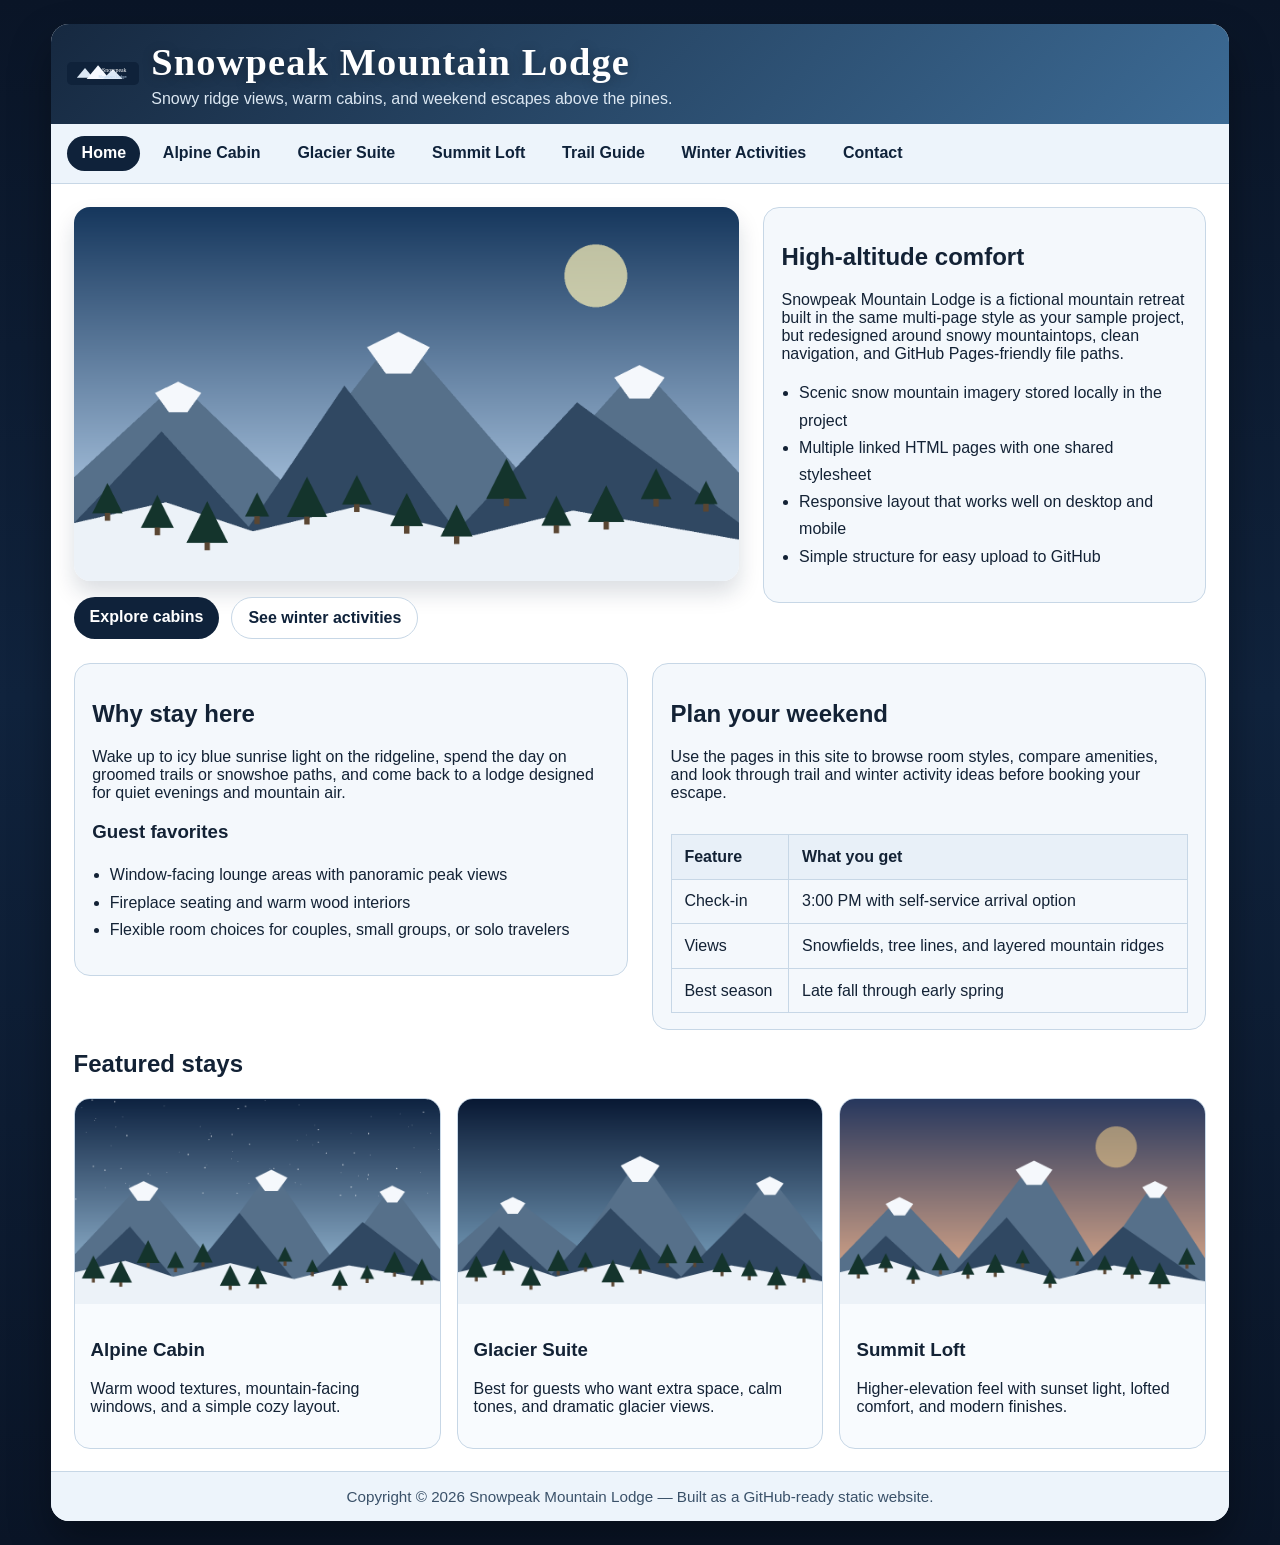
<file: index.html>
<!DOCTYPE html>
<html lang="en">
<head>
  <meta charset="utf-8">
  <meta name="viewport" content="width=device-width, initial-scale=1.0">
  <title>Snowpeak Mountain Lodge</title>
  <link rel="stylesheet" href="styles.css">
</head>
<body>
  <div id="wrapper">
    <header>
      <h1>Snowpeak Mountain Lodge</h1>
      <p>Snowy ridge views, warm cabins, and weekend escapes above the pines.</p>
    </header>
    <nav>
      <ul>
      <li><a href="index.html" class="active">Home</a></li>
      <li><a href="stays/alpine.html">Alpine Cabin</a></li>
      <li><a href="stays/glacier.html">Glacier Suite</a></li>
      <li><a href="stays/summit.html">Summit Loft</a></li>
      <li><a href="adventures/trails.html">Trail Guide</a></li>
      <li><a href="adventures/winter.html">Winter Activities</a></li>
      <li><a href="contact.html">Contact</a></li>
      </ul>
    </nav>
    <main>

      <div class="hero-grid">
        <section>
          <img class="hero-img" src="images/hero-mountain.png" alt="Snow covered mountain peaks under a bright alpine sky">
          <div class="cta-row">
            <a class="button" href="stays/alpine.html">Explore cabins</a>
            <a class="button alt" href="adventures/winter.html">See winter activities</a>
          </div>
        </section>
        <aside class="section-card">
          <h2>High-altitude comfort</h2>
          <p>Snowpeak Mountain Lodge is a fictional mountain retreat built in the same multi-page style as your sample project, but redesigned around snowy mountaintops, clean navigation, and GitHub Pages-friendly file paths.</p>
          <ul class="feature-list">
            <li>Scenic snow mountain imagery stored locally in the project</li>
            <li>Multiple linked HTML pages with one shared stylesheet</li>
            <li>Responsive layout that works well on desktop and mobile</li>
            <li>Simple structure for easy upload to GitHub</li>
          </ul>
        </aside>
      </div>

      <section class="content-grid" style="margin-top:1.5rem;">
        <article class="highlight">
          <h2>Why stay here</h2>
          <p>Wake up to icy blue sunrise light on the ridgeline, spend the day on groomed trails or snowshoe paths, and come back to a lodge designed for quiet evenings and mountain air.</p>
          <h3>Guest favorites</h3>
          <ul class="detail-list">
            <li>Window-facing lounge areas with panoramic peak views</li>
            <li>Fireplace seating and warm wood interiors</li>
            <li>Flexible room choices for couples, small groups, or solo travelers</li>
          </ul>
        </article>
        <article class="highlight">
          <h2>Plan your weekend</h2>
          <p>Use the pages in this site to browse room styles, compare amenities, and look through trail and winter activity ideas before booking your escape.</p>
          <div class="table-wrap">
            <table>
              <tr><th>Feature</th><th>What you get</th></tr>
              <tr><td>Check-in</td><td>3:00 PM with self-service arrival option</td></tr>
              <tr><td>Views</td><td>Snowfields, tree lines, and layered mountain ridges</td></tr>
              <tr><td>Best season</td><td>Late fall through early spring</td></tr>
            </table>
          </div>
        </article>
      </section>

      <section>
        <h2>Featured stays</h2>
        <div class="card-grid">
          <article class="stay-card">
            <img src="images/alpine-room.png" alt="Alpine cabin near snowy hills">
            <div>
              <h3>Alpine Cabin</h3>
              <p>Warm wood textures, mountain-facing windows, and a simple cozy layout.</p>
            </div>
          </article>
          <article class="stay-card">
            <img src="images/glacier-suite.png" alt="Glacier suite with snowy peak backdrop">
            <div>
              <h3>Glacier Suite</h3>
              <p>Best for guests who want extra space, calm tones, and dramatic glacier views.</p>
            </div>
          </article>
          <article class="stay-card">
            <img src="images/summit-loft.png" alt="Summit loft at sunset in the mountains">
            <div>
              <h3>Summit Loft</h3>
              <p>Higher-elevation feel with sunset light, lofted comfort, and modern finishes.</p>
            </div>
          </article>
        </div>
      </section>

    </main>
    <footer>
      Copyright &copy; 2026 Snowpeak Mountain Lodge &mdash; Built as a GitHub-ready static website.
    </footer>
  </div>
</body>
</html>
</file>
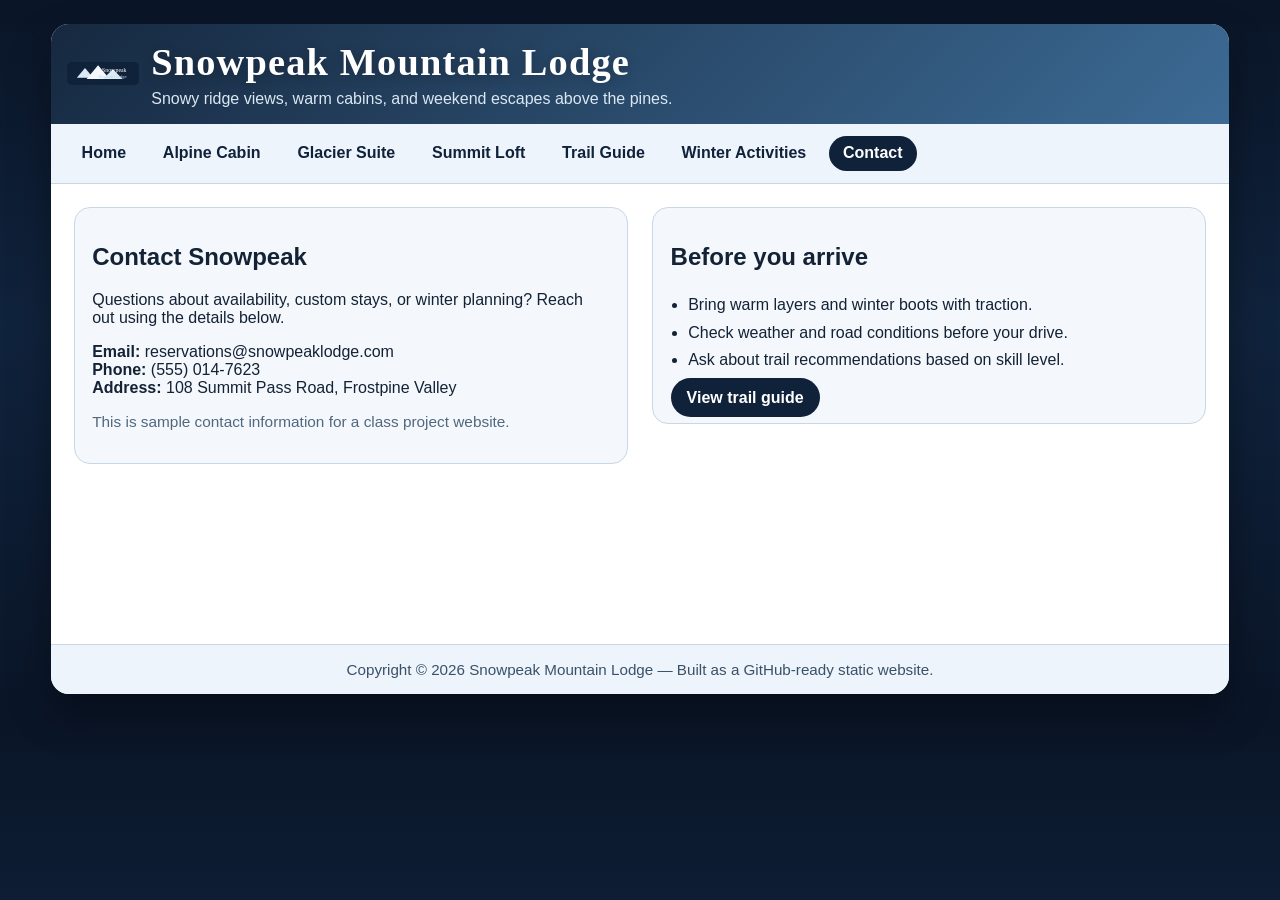
<file: contact.html>
<!DOCTYPE html>
<html lang="en">
<head>
  <meta charset="utf-8">
  <meta name="viewport" content="width=device-width, initial-scale=1.0">
  <title>Snowpeak Mountain Lodge - Contact</title>
  <link rel="stylesheet" href="styles.css">
</head>
<body>
  <div id="wrapper">
    <header>
      <h1>Snowpeak Mountain Lodge</h1>
      <p>Snowy ridge views, warm cabins, and weekend escapes above the pines.</p>
    </header>
    <nav>
      <ul>
      <li><a href="index.html">Home</a></li>
      <li><a href="stays/alpine.html">Alpine Cabin</a></li>
      <li><a href="stays/glacier.html">Glacier Suite</a></li>
      <li><a href="stays/summit.html">Summit Loft</a></li>
      <li><a href="adventures/trails.html">Trail Guide</a></li>
      <li><a href="adventures/winter.html">Winter Activities</a></li>
      <li><a href="contact.html" class="active">Contact</a></li>
      </ul>
    </nav>
    <main>

      <section class="content-grid">
        <article class="contact-card">
          <h2>Contact Snowpeak</h2>
          <p>Questions about availability, custom stays, or winter planning? Reach out using the details below.</p>
          <p><strong>Email:</strong> reservations@snowpeaklodge.com<br>
          <strong>Phone:</strong> (555) 014-7623<br>
          <strong>Address:</strong> 108 Summit Pass Road, Frostpine Valley</p>
          <p class="small-note">This is sample contact information for a class project website.</p>
        </article>
        <article class="contact-card">
          <h2>Before you arrive</h2>
          <ul class="detail-list">
            <li>Bring warm layers and winter boots with traction.</li>
            <li>Check weather and road conditions before your drive.</li>
            <li>Ask about trail recommendations based on skill level.</li>
          </ul>
          <a class="button" href="adventures/trails.html">View trail guide</a>
        </article>
      </section>

    </main>
    <footer>
      Copyright &copy; 2026 Snowpeak Mountain Lodge &mdash; Built as a GitHub-ready static website.
    </footer>
  </div>
</body>
</html>
</file>
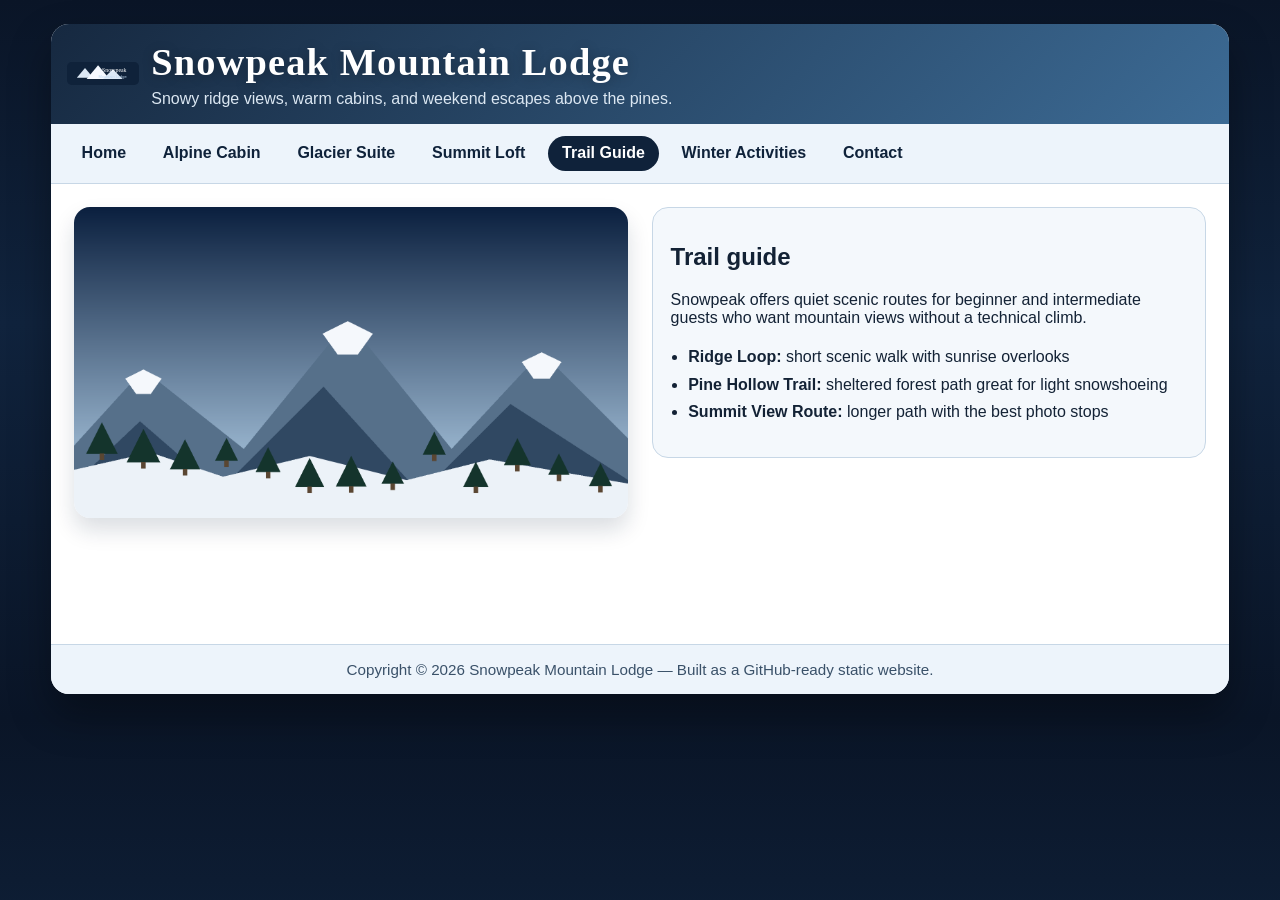
<file: adventurers/trails.html>
<!DOCTYPE html>
<html lang="en">
<head>
  <meta charset="utf-8">
  <meta name="viewport" content="width=device-width, initial-scale=1.0">
  <title>Snowpeak Mountain Lodge - Trail Guide</title>
  <link rel="stylesheet" href="../styles.css">
</head>
<body>
  <div id="wrapper">
    <header>
      <h1>Snowpeak Mountain Lodge</h1>
      <p>Snowy ridge views, warm cabins, and weekend escapes above the pines.</p>
    </header>
    <nav>
      <ul>
      <li><a href="../index.html">Home</a></li>
      <li><a href="../stays/alpine.html">Alpine Cabin</a></li>
      <li><a href="../stays/glacier.html">Glacier Suite</a></li>
      <li><a href="../stays/summit.html">Summit Loft</a></li>
      <li><a href="../adventures/trails.html" class="active">Trail Guide</a></li>
      <li><a href="../adventures/winter.html">Winter Activities</a></li>
      <li><a href="../contact.html">Contact</a></li>
      </ul>
    </nav>
    <main>

      <div class="content-grid">
        <section>
          <img class="page-img" src="../images/winter-trail.png" alt="Snow trail winding through alpine trees below mountain peaks">
        </section>
        <article class="section-card">
          <h2>Trail guide</h2>
          <p>Snowpeak offers quiet scenic routes for beginner and intermediate guests who want mountain views without a technical climb.</p>
          <ul class="detail-list">
            <li><strong>Ridge Loop:</strong> short scenic walk with sunrise overlooks</li>
            <li><strong>Pine Hollow Trail:</strong> sheltered forest path great for light snowshoeing</li>
            <li><strong>Summit View Route:</strong> longer path with the best photo stops</li>
          </ul>
        </article>
      </div>

    </main>
    <footer>
      Copyright &copy; 2026 Snowpeak Mountain Lodge &mdash; Built as a GitHub-ready static website.
    </footer>
  </div>
</body>
</html>
</file>
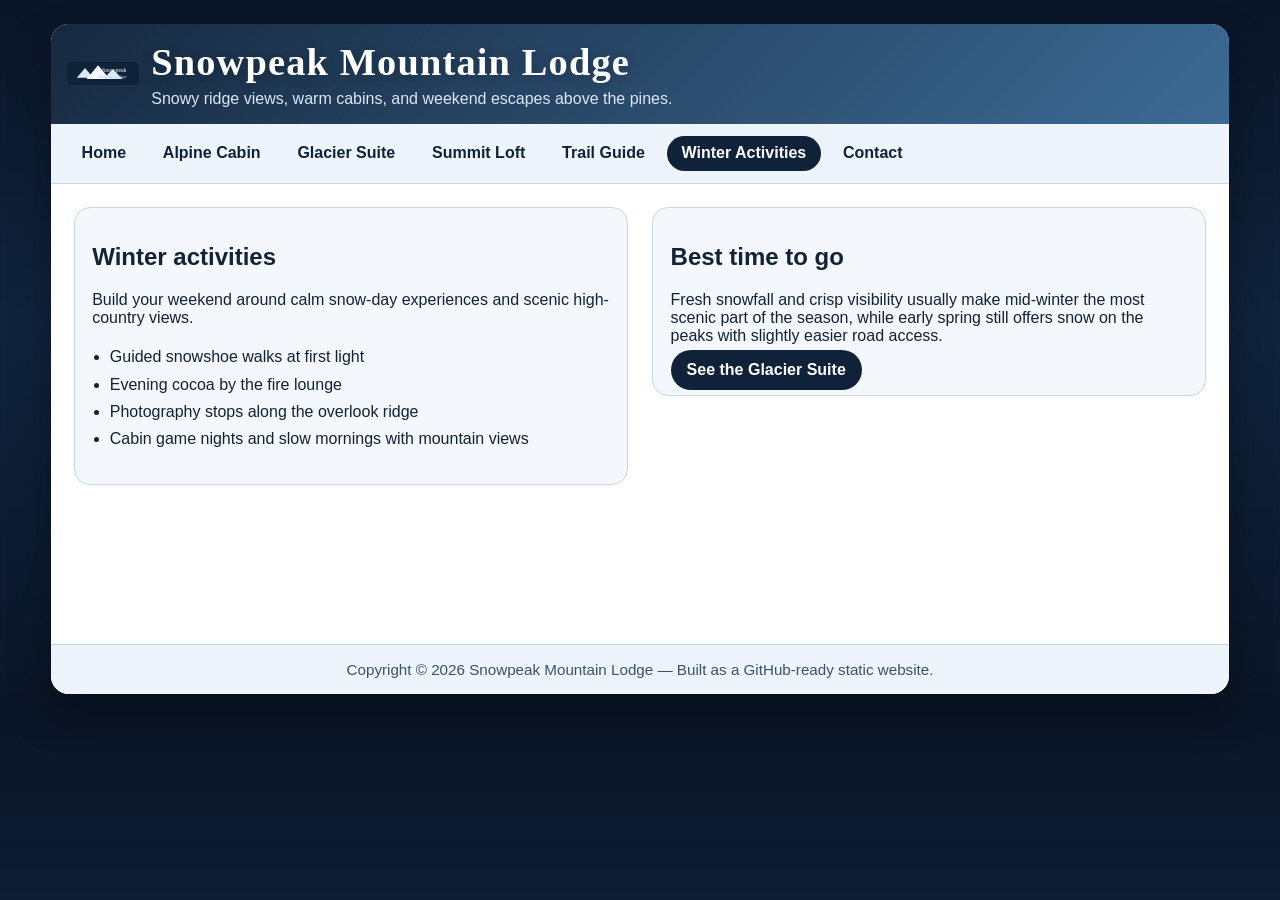
<file: adventurers/winter.html>
<!DOCTYPE html>
<html lang="en">
<head>
  <meta charset="utf-8">
  <meta name="viewport" content="width=device-width, initial-scale=1.0">
  <title>Snowpeak Mountain Lodge - Winter Activities</title>
  <link rel="stylesheet" href="../styles.css">
</head>
<body>
  <div id="wrapper">
    <header>
      <h1>Snowpeak Mountain Lodge</h1>
      <p>Snowy ridge views, warm cabins, and weekend escapes above the pines.</p>
    </header>
    <nav>
      <ul>
      <li><a href="../index.html">Home</a></li>
      <li><a href="../stays/alpine.html">Alpine Cabin</a></li>
      <li><a href="../stays/glacier.html">Glacier Suite</a></li>
      <li><a href="../stays/summit.html">Summit Loft</a></li>
      <li><a href="../adventures/trails.html">Trail Guide</a></li>
      <li><a href="../adventures/winter.html" class="active">Winter Activities</a></li>
      <li><a href="../contact.html">Contact</a></li>
      </ul>
    </nav>
    <main>

      <section class="content-grid">
        <article class="section-card">
          <h2>Winter activities</h2>
          <p>Build your weekend around calm snow-day experiences and scenic high-country views.</p>
          <ul class="detail-list">
            <li>Guided snowshoe walks at first light</li>
            <li>Evening cocoa by the fire lounge</li>
            <li>Photography stops along the overlook ridge</li>
            <li>Cabin game nights and slow mornings with mountain views</li>
          </ul>
        </article>
        <article class="section-card">
          <h2>Best time to go</h2>
          <p>Fresh snowfall and crisp visibility usually make mid-winter the most scenic part of the season, while early spring still offers snow on the peaks with slightly easier road access.</p>
          <a class="button" href="../stays/glacier.html">See the Glacier Suite</a>
        </article>
      </section>

    </main>
    <footer>
      Copyright &copy; 2026 Snowpeak Mountain Lodge &mdash; Built as a GitHub-ready static website.
    </footer>
  </div>
</body>
</html>
</file>
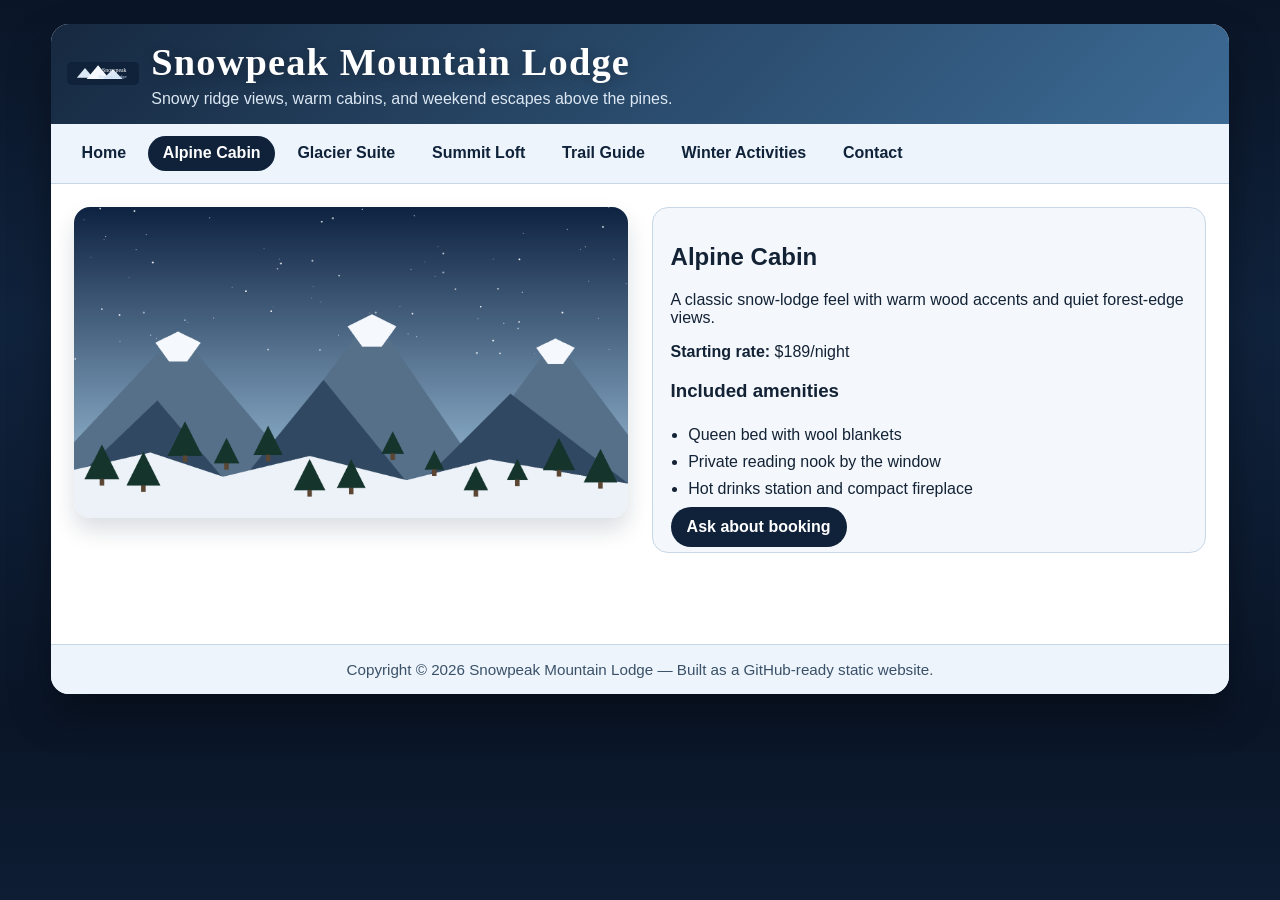
<file: stays/alpine.html>
<!DOCTYPE html>
<html lang="en">
<head>
  <meta charset="utf-8">
  <meta name="viewport" content="width=device-width, initial-scale=1.0">
  <title>Snowpeak Mountain Lodge - Alpine Cabin</title>
  <link rel="stylesheet" href="../styles.css">
</head>
<body>
  <div id="wrapper">
    <header>
      <h1>Snowpeak Mountain Lodge</h1>
      <p>Snowy ridge views, warm cabins, and weekend escapes above the pines.</p>
    </header>
    <nav>
      <ul>
      <li><a href="../index.html">Home</a></li>
      <li><a href="../stays/alpine.html" class="active">Alpine Cabin</a></li>
      <li><a href="../stays/glacier.html">Glacier Suite</a></li>
      <li><a href="../stays/summit.html">Summit Loft</a></li>
      <li><a href="../adventures/trails.html">Trail Guide</a></li>
      <li><a href="../adventures/winter.html">Winter Activities</a></li>
      <li><a href="../contact.html">Contact</a></li>
      </ul>
    </nav>
    <main>

      <div class="content-grid">
        <section>
          <img class="page-img" src="../images/alpine-room.png" alt="Alpine Cabin with snowy mountain scenery">
        </section>
        <article class="section-card">
          <h2>Alpine Cabin</h2>
          <p>A classic snow-lodge feel with warm wood accents and quiet forest-edge views.</p>
          <p><strong>Starting rate:</strong> $189/night</p>
          <h3>Included amenities</h3>
          <ul class="detail-list">
            <li>Queen bed with wool blankets</li><li>Private reading nook by the window</li><li>Hot drinks station and compact fireplace</li>
          </ul>
          <a class="button" href="../contact.html">Ask about booking</a>
        </article>
      </div>

    </main>
    <footer>
      Copyright &copy; 2026 Snowpeak Mountain Lodge &mdash; Built as a GitHub-ready static website.
    </footer>
  </div>
</body>
</html>
</file>
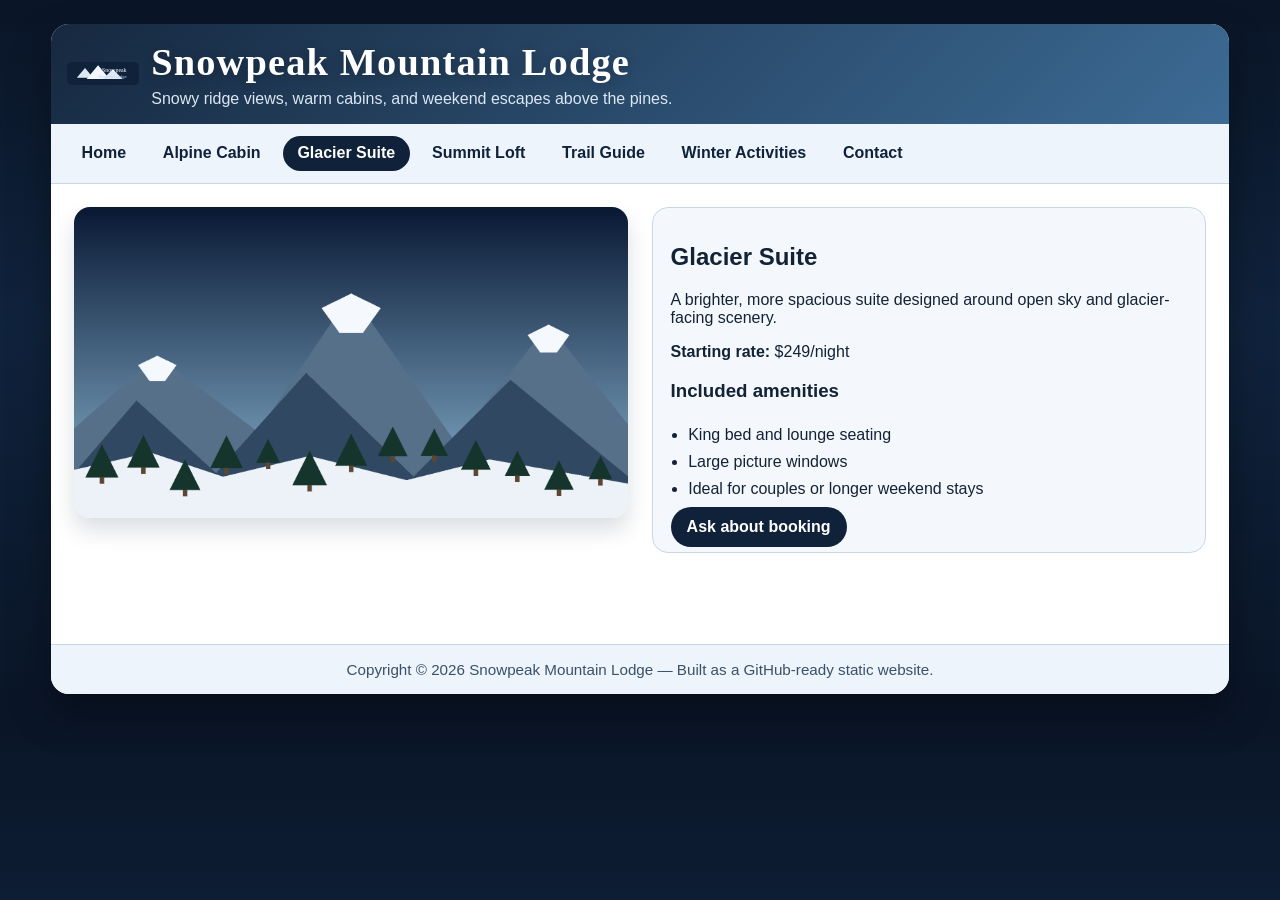
<file: stays/glacier.html>
<!DOCTYPE html>
<html lang="en">
<head>
  <meta charset="utf-8">
  <meta name="viewport" content="width=device-width, initial-scale=1.0">
  <title>Snowpeak Mountain Lodge - Glacier Suite</title>
  <link rel="stylesheet" href="../styles.css">
</head>
<body>
  <div id="wrapper">
    <header>
      <h1>Snowpeak Mountain Lodge</h1>
      <p>Snowy ridge views, warm cabins, and weekend escapes above the pines.</p>
    </header>
    <nav>
      <ul>
      <li><a href="../index.html">Home</a></li>
      <li><a href="../stays/alpine.html">Alpine Cabin</a></li>
      <li><a href="../stays/glacier.html" class="active">Glacier Suite</a></li>
      <li><a href="../stays/summit.html">Summit Loft</a></li>
      <li><a href="../adventures/trails.html">Trail Guide</a></li>
      <li><a href="../adventures/winter.html">Winter Activities</a></li>
      <li><a href="../contact.html">Contact</a></li>
      </ul>
    </nav>
    <main>

      <div class="content-grid">
        <section>
          <img class="page-img" src="../images/glacier-suite.png" alt="Glacier Suite with snowy mountain scenery">
        </section>
        <article class="section-card">
          <h2>Glacier Suite</h2>
          <p>A brighter, more spacious suite designed around open sky and glacier-facing scenery.</p>
          <p><strong>Starting rate:</strong> $249/night</p>
          <h3>Included amenities</h3>
          <ul class="detail-list">
            <li>King bed and lounge seating</li><li>Large picture windows</li><li>Ideal for couples or longer weekend stays</li>
          </ul>
          <a class="button" href="../contact.html">Ask about booking</a>
        </article>
      </div>

    </main>
    <footer>
      Copyright &copy; 2026 Snowpeak Mountain Lodge &mdash; Built as a GitHub-ready static website.
    </footer>
  </div>
</body>
</html>
</file>
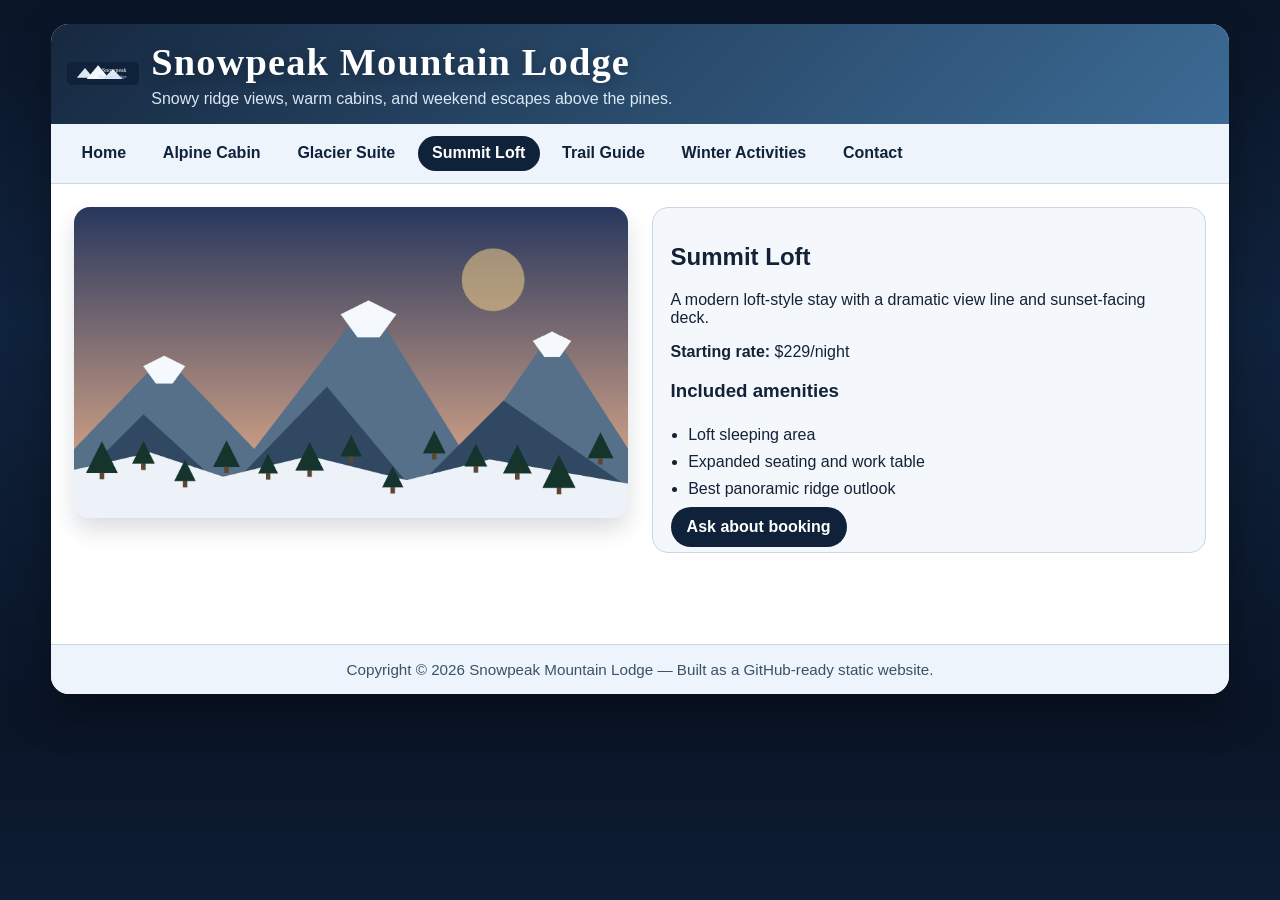
<file: stays/summit.html>
<!DOCTYPE html>
<html lang="en">
<head>
  <meta charset="utf-8">
  <meta name="viewport" content="width=device-width, initial-scale=1.0">
  <title>Snowpeak Mountain Lodge - Summit Loft</title>
  <link rel="stylesheet" href="../styles.css">
</head>
<body>
  <div id="wrapper">
    <header>
      <h1>Snowpeak Mountain Lodge</h1>
      <p>Snowy ridge views, warm cabins, and weekend escapes above the pines.</p>
    </header>
    <nav>
      <ul>
      <li><a href="../index.html">Home</a></li>
      <li><a href="../stays/alpine.html">Alpine Cabin</a></li>
      <li><a href="../stays/glacier.html">Glacier Suite</a></li>
      <li><a href="../stays/summit.html" class="active">Summit Loft</a></li>
      <li><a href="../adventures/trails.html">Trail Guide</a></li>
      <li><a href="../adventures/winter.html">Winter Activities</a></li>
      <li><a href="../contact.html">Contact</a></li>
      </ul>
    </nav>
    <main>

      <div class="content-grid">
        <section>
          <img class="page-img" src="../images/summit-loft.png" alt="Summit Loft with snowy mountain scenery">
        </section>
        <article class="section-card">
          <h2>Summit Loft</h2>
          <p>A modern loft-style stay with a dramatic view line and sunset-facing deck.</p>
          <p><strong>Starting rate:</strong> $229/night</p>
          <h3>Included amenities</h3>
          <ul class="detail-list">
            <li>Loft sleeping area</li><li>Expanded seating and work table</li><li>Best panoramic ridge outlook</li>
          </ul>
          <a class="button" href="../contact.html">Ask about booking</a>
        </article>
      </div>

    </main>
    <footer>
      Copyright &copy; 2026 Snowpeak Mountain Lodge &mdash; Built as a GitHub-ready static website.
    </footer>
  </div>
</body>
</html>
</file>
<file: styles.css>
* { box-sizing: border-box; }
:root {
  --bg: #08111f;
  --panel: #f4f8fc;
  --soft: #d9e7f6;
  --ink: #132235;
  --accent: #295c8a;
  --accent-dark: #0f223a;
  --line: #c7d7e6;
}
body {
  margin: 0;
  font-family: Verdana, Arial, sans-serif;
  color: var(--ink);
  background: linear-gradient(180deg, #0a1527, #10233d 45%, #0a1527);
}
#wrapper {
  width: min(1180px, 92%);
  margin: 24px auto;
  background: rgba(244, 248, 252, 0.98);
  box-shadow: 0 20px 40px rgba(0,0,0,.35);
  border-radius: 18px;
  overflow: hidden;
}
header {
  background: linear-gradient(135deg, rgba(15,34,58,.97), rgba(41,92,138,.90));
  color: white;
  padding: 1rem 1.25rem 1rem 6.25rem;
  position: relative;
}
header::before {
  content: "";
  position: absolute;
  left: 1rem;
  top: 50%;
  width: 72px;
  height: 72px;
  transform: translateY(-50%);
  background: url(images/logo.svg) center/contain no-repeat;
}
header p { margin: .35rem 0 0; color: #dbe7f2; }
h1 {
  margin: 0;
  font-family: Georgia, "Times New Roman", serif;
  letter-spacing: .03em;
  font-size: clamp(2rem, 3vw, 3.35rem);
  text-shadow: 0 2px 12px rgba(0,0,0,.25);
}
nav {
  background: #edf4fb;
  border-bottom: 1px solid var(--line);
}
nav ul {
  list-style: none;
  margin: 0;
  padding: .75rem 1rem;
  display: flex;
  flex-wrap: wrap;
  gap: .5rem;
}
nav a {
  color: var(--accent-dark);
  text-decoration: none;
  font-weight: 700;
  padding: .55rem .9rem;
  border-radius: 999px;
  display: inline-block;
}
nav a:hover, nav a.active {
  background: var(--accent-dark);
  color: white;
}
main {
  background: white;
  padding: 1.4rem;
  min-height: 460px;
}
.hero-img, .page-img {
  width: 100%;
  height: auto;
  display: block;
  border-radius: 16px;
  box-shadow: 0 12px 22px rgba(16,35,61,.15);
}
.hero-grid, .content-grid {
  display: grid;
  gap: 1.5rem;
}
.section-card, .highlight, .contact-card {
  background: var(--panel);
  border: 1px solid var(--line);
  border-radius: 16px;
  padding: 1rem 1.1rem;
}
.cta-row {
  display: flex;
  gap: .75rem;
  flex-wrap: wrap;
  margin-top: 1rem;
}
.button {
  background: var(--accent-dark);
  color: white;
  text-decoration: none;
  font-weight: 700;
  padding: .7rem 1rem;
  border-radius: 999px;
}
.button.alt {
  background: white;
  color: var(--accent-dark);
  border: 1px solid var(--line);
}
.feature-list, .detail-list {
  padding-left: 1.1rem;
  line-height: 1.7;
}
.card-grid {
  display: grid;
  grid-template-columns: repeat(auto-fit, minmax(220px, 1fr));
  gap: 1rem;
  margin-top: 1rem;
}
.stay-card {
  background: #f8fbfe;
  border: 1px solid var(--line);
  border-radius: 16px;
  overflow: hidden;
}
.stay-card img { width: 100%; display: block; }
.stay-card div { padding: 1rem; }
.table-wrap { overflow-x: auto; }
table {
  width: 100%;
  border-collapse: collapse;
  margin-top: 1rem;
}
th, td {
  border: 1px solid var(--line);
  padding: .8rem;
  text-align: left;
}
th { background: #e8f0f8; }
footer {
  background: #edf4fb;
  color: #3a5169;
  text-align: center;
  padding: 1rem;
  font-size: .95rem;
  border-top: 1px solid var(--line);
}
.small-note { color: #50677f; font-size: .96rem; }
@media (min-width: 860px) {
  .hero-grid {
    grid-template-columns: 1.2fr .8fr;
    align-items: start;
  }
  .content-grid {
    grid-template-columns: 1fr 1fr;
    align-items: start;
  }
}
</file>
